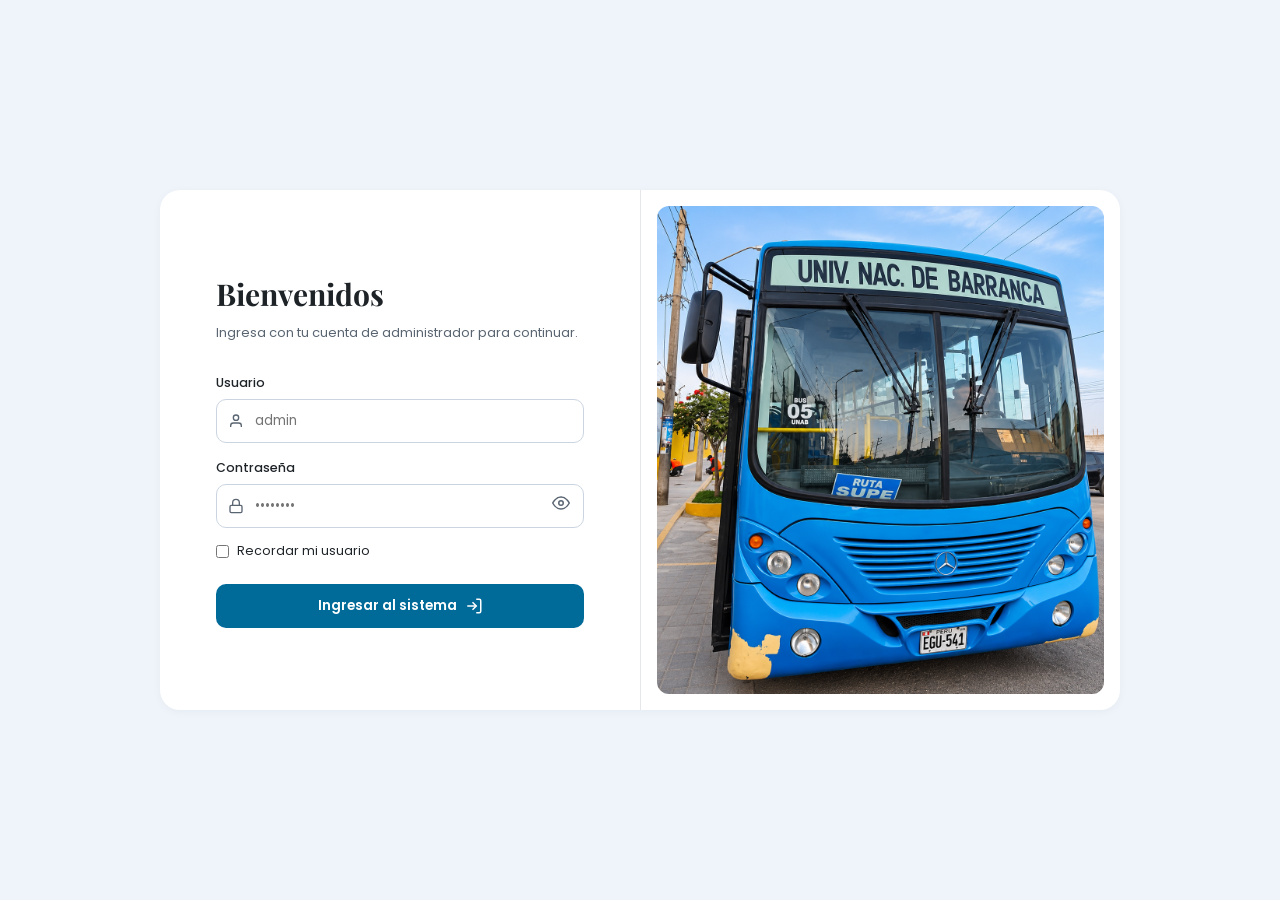
<file: index.html>
<!DOCTYPE html>
<html lang="es">
<head>
  <meta charset="UTF-8" />
  <meta http-equiv="refresh" content="0; url=./frontend/index.html" />
  <title>Sistema de Gestión de Transporte — UNAB</title>
  <script>
    window.location.replace('./frontend/index.html');
  </script>
</head>
<body>
  <p>Redirigiendo al sistema... <a href="./frontend/index.html">Haz clic aquí si no redirige automáticamente</a>.</p>
</body>
</html>
</file>
<file: frontend/css/tokens.css>
/* ==========================================================================
   Design Tokens — Sistema de Gestión de Transporte UNAB
   Extraído fielmente del prototipo Figma (8pt grid, Poppins + Serif)
   ========================================================================== */
:root {
  /* Superficies */
  --bg-canvas: #EEF4FA;
  --bg-surface: #FFFFFF;
  --bg-surface-hover: #F8FAFC;
  --bg-table-head: #EAEEF2;
  --bg-overlay: rgba(15, 23, 42, 0.45);

  /* Marca UNAB Transporte */
  --brand-primary: #006B99;
  --brand-primary-hover: #00567B;
  --brand-primary-active: #004462;
  --brand-soft: #E6F3F9;
  --brand-border: #006B99;

  /* Texto */
  --text-primary: #1E2328;
  --text-secondary: #5A6572;
  --text-muted: #626F7C;
  --text-inverse: #FFFFFF;

  /* Acentos de estado y gráficos */
  --accent-orange: #E86C3A;
  --accent-green: #16A36D;
  --accent-amber: #E89B1B;
  --accent-gray: #94A3B8;

  --status-urgent-bg: #1E2328;
  --status-urgent-text: #FFFFFF;
  --status-info-border: #006B99;
  --status-info-text: #006B99;
  --status-ok-bg: #E2E8F0;
  --status-ok-text: #334155;
  --status-danger: #DC2626;
  --status-danger-bg: #FEF2F2;
  --status-success: #15803D;
  --status-success-bg: #DCFCE7;

  /* Bordes */
  --border-subtle: #E2E8F0;
  --border-input: #CBD5E1;
  --border-divider: #E5E7EB;

  /* Tipografía */
  --font-sans: 'Poppins', -apple-system, BlinkMacSystemFont, 'Segoe UI', sans-serif;
  --font-serif: 'Playfair Display', 'Times New Roman', Georgia, serif;

  /* Espaciado (8pt grid) */
  --space-1: 4px;
  --space-2: 8px;
  --space-3: 12px;
  --space-4: 16px;
  --space-5: 20px;
  --space-6: 24px;
  --space-8: 32px;
  --space-10: 40px;

  /* Radios */
  --radius-sm: 6px;
  --radius-md: 10px;
  --radius-lg: 16px;
  --radius-xl: 20px;
  --radius-full: 9999px;

  /* Sombras sutiles (surface layering) */
  --shadow-card: 0 2px 10px rgba(15, 23, 42, 0.04);
  --shadow-modal: 0 20px 45px rgba(15, 23, 42, 0.16);
  --shadow-focus: 0 0 0 3px rgba(0, 107, 153, 0.22);

  /* Layout */
  --sidebar-width: 248px;
  --topbar-height: 72px;

  /* Transiciones */
  --transition-fast: 150ms cubic-bezier(0.16, 1, 0.3, 1);
}

*,
*::before,
*::after {
  box-sizing: border-box;
  margin: 0;
  padding: 0;
}

html,
body {
  height: 100%;
  font-family: var(--font-sans);
  font-size: 14px;
  line-height: 1.5;
  color: var(--text-primary);
  background-color: var(--bg-canvas);
  -webkit-font-smoothing: antialiased;
}

button,
input,
select,
textarea {
  font-family: inherit;
  font-size: inherit;
  color: inherit;
}

a {
  color: var(--brand-primary);
  text-decoration: none;
}

.hidden {
  display: none !important;
}
</file>
<file: frontend/css/layout.css>
/* ==========================================================================
   Layout Principal — Sidebar + Topbar + Contenido
   ========================================================================== */
.app-shell {
  display: flex;
  min-height: 100vh;
  background-color: var(--bg-canvas);
}

/* Sidebar */
.sidebar {
  width: var(--sidebar-width);
  flex-shrink: 0;
  display: flex;
  flex-direction: column;
  padding: var(--space-6) var(--space-4);
  background-color: var(--bg-canvas);
  border-right: 1px solid rgba(203, 213, 225, 0.45);
  position: sticky;
  top: 0;
  height: 100vh;
  overflow-y: auto;
  z-index: 30;
}

.sidebar-brand {
  display: flex;
  align-items: center;
  gap: var(--space-3);
  padding: 0 var(--space-2) var(--space-6);
}

.sidebar-logo {
  width: 40px;
  height: 44px;
  object-fit: contain;
  flex-shrink: 0;
}

.sidebar-brand-title {
  font-size: 15px;
  font-weight: 600;
  color: var(--text-primary);
  line-height: 1.25;
}

.sidebar-brand-sub {
  font-size: 12px;
  color: var(--text-secondary);
}

.sidebar-nav {
  flex: 1;
  display: flex;
  flex-direction: column;
  gap: var(--space-1);
}

.nav-section-label {
  font-size: 11px;
  font-weight: 600;
  letter-spacing: 0.06em;
  color: var(--text-muted);
  text-transform: uppercase;
  padding: var(--space-4) var(--space-3) var(--space-1);
}

.nav-item {
  display: flex;
  align-items: center;
  gap: var(--space-3);
  width: 100%;
  padding: 10px 14px;
  border: none;
  border-radius: var(--radius-md);
  background: transparent;
  color: var(--text-primary);
  font-size: 13.5px;
  font-weight: 500;
  text-align: left;
  cursor: pointer;
  transition: background-color var(--transition-fast), color var(--transition-fast);
  position: relative;
}

.nav-item:hover {
  background-color: rgba(255, 255, 255, 0.7);
}

.nav-item:focus-visible {
  outline: none;
  box-shadow: var(--shadow-focus);
}

.nav-item.active {
  background-color: var(--bg-surface);
  color: var(--brand-primary);
  font-weight: 600;
  box-shadow: var(--shadow-card);
}

.nav-item.active::before {
  content: "";
  position: absolute;
  left: 0;
  top: 8px;
  bottom: 8px;
  width: 3px;
  border-radius: 0 3px 3px 0;
  background-color: var(--brand-primary);
}

.nav-item svg {
  width: 18px;
  height: 18px;
  flex-shrink: 0;
}

.sidebar-footer {
  margin-top: var(--space-4);
  padding-top: var(--space-4);
  border-top: 1px solid var(--border-divider);
  display: flex;
  flex-direction: column;
  gap: var(--space-3);
}

.user-chip {
  display: flex;
  align-items: center;
  gap: var(--space-3);
  padding: 0 var(--space-2);
}

.user-avatar {
  width: 36px;
  height: 36px;
  border-radius: var(--radius-full);
  background-color: var(--text-primary);
  color: var(--text-inverse);
  display: flex;
  align-items: center;
  justify-content: center;
  font-size: 12px;
  font-weight: 700;
  flex-shrink: 0;
}

.user-name {
  font-size: 12.5px;
  font-weight: 600;
  color: var(--text-primary);
  line-height: 1.25;
}

.user-handle {
  font-size: 11px;
  color: var(--text-muted);
}

.btn-logout {
  display: flex;
  align-items: center;
  gap: var(--space-3);
  padding: 8px 12px;
  border: none;
  border-radius: var(--radius-md);
  background: transparent;
  color: var(--text-primary);
  font-size: 13px;
  font-weight: 500;
  cursor: pointer;
  transition: background-color var(--transition-fast);
}

.btn-logout:hover {
  background-color: rgba(255, 255, 255, 0.7);
}

/* Main Workspace */
.main-area {
  flex: 1;
  min-width: 0;
  display: flex;
  flex-direction: column;
  padding: var(--space-6) var(--space-8) var(--space-8);
}

/* Topbar */
.topbar {
  display: flex;
  align-items: center;
  justify-content: space-between;
  gap: var(--space-4);
  margin-bottom: var(--space-6);
  flex-wrap: wrap;
}

.topbar-left {
  display: flex;
  align-items: center;
  gap: var(--space-3);
}

.mobile-menu-btn {
  display: none;
  align-items: center;
  justify-content: center;
  width: 40px;
  height: 40px;
  border-radius: var(--radius-md);
  border: 1px solid var(--border-subtle);
  background: var(--bg-surface);
  cursor: pointer;
}

.page-icon {
  width: 24px;
  height: 24px;
  color: var(--text-primary);
  flex-shrink: 0;
}

.page-title {
  font-family: var(--font-serif);
  font-size: 26px;
  font-weight: 700;
  color: var(--text-primary);
  line-height: 1.2;
}

.page-subtitle {
  font-size: 12px;
  color: var(--text-secondary);
  margin-top: 2px;
}

.topbar-right {
  display: flex;
  align-items: center;
  gap: var(--space-3);
  flex-wrap: wrap;
}

.global-search {
  position: relative;
  width: 260px;
}

.global-search svg {
  position: absolute;
  left: 12px;
  top: 50%;
  transform: translateY(-50%);
  width: 16px;
  height: 16px;
  color: var(--text-muted);
  pointer-events: none;
}

.global-search input {
  width: 100%;
  height: 40px;
  padding: 0 14px 0 36px;
  border-radius: var(--radius-md);
  border: 1px solid transparent;
  background-color: var(--bg-surface);
  box-shadow: var(--shadow-card);
  font-size: 13px;
  transition: border-color var(--transition-fast), box-shadow var(--transition-fast);
}

.global-search input:focus {
  outline: none;
  border-color: var(--brand-primary);
  box-shadow: var(--shadow-focus);
}

.icon-pill-btn {
  position: relative;
  width: 40px;
  height: 40px;
  border-radius: var(--radius-md);
  border: none;
  background-color: var(--bg-surface);
  box-shadow: var(--shadow-card);
  display: flex;
  align-items: center;
  justify-content: center;
  cursor: pointer;
  transition: background-color var(--transition-fast);
}

.icon-pill-btn:hover {
  background-color: var(--bg-surface-hover);
}

.notif-badge {
  position: absolute;
  top: 4px;
  right: 4px;
  min-width: 16px;
  height: 16px;
  padding: 0 4px;
  border-radius: var(--radius-full);
  background-color: var(--text-primary);
  color: var(--text-inverse);
  font-size: 10px;
  font-weight: 700;
  display: flex;
  align-items: center;
  justify-content: center;
}

.date-pill {
  height: 40px;
  padding: 0 14px;
  border-radius: var(--radius-md);
  background-color: var(--bg-surface);
  box-shadow: var(--shadow-card);
  display: flex;
  align-items: center;
  font-size: 13px;
  font-weight: 500;
  color: var(--text-primary);
}

.api-status-dot {
  width: 8px;
  height: 8px;
  border-radius: var(--radius-full);
  display: inline-block;
  margin-right: 6px;
}

.api-status-dot.online {
  background-color: var(--accent-green);
}

.api-status-dot.local {
  background-color: var(--accent-amber);
}

@media (max-width: 960px) {
  .sidebar {
    position: fixed;
    left: -260px;
    transition: left 200ms ease-out;
    box-shadow: var(--shadow-modal);
  }
  .sidebar.open {
    left: 0;
  }
  .mobile-menu-btn {
    display: flex;
  }
  .main-area {
    padding: var(--space-4);
  }
  .global-search {
    width: 100%;
  }
}
</file>
<file: frontend/css/components.css>
/* ==========================================================================
   Componentes Reutilizables — Tarjetas, Tablas, Botones, Inputs, Modales
   ========================================================================== */
.card {
  min-width: 0;
  background-color: var(--bg-surface);
  border-radius: var(--radius-lg);
  padding: var(--space-6);
  box-shadow: var(--shadow-card);
}

#view-container > .card + .card,
.card + .tabs-bar {
  margin-block-start: var(--space-5);
}

.card:has(> .data-table) {
  overflow-x: auto;
}

.card-header {
  display: flex;
  align-items: baseline;
  justify-content: space-between;
  gap: var(--space-4);
  margin-bottom: var(--space-4);
  flex-wrap: wrap;
}

.card-title {
  font-family: var(--font-serif);
  font-size: 20px;
  font-weight: 700;
  color: var(--text-primary);
}

.card-meta {
  font-size: 12.5px;
  color: var(--text-secondary);
}

/* Botones (7 estados) */
.btn {
  display: inline-flex;
  align-items: center;
  justify-content: center;
  gap: var(--space-2);
  height: 40px;
  padding: 0 18px;
  border-radius: var(--radius-md);
  border: 1px solid transparent;
  font-size: 13.5px;
  font-weight: 600;
  cursor: pointer;
  transition: background-color var(--transition-fast), border-color var(--transition-fast), transform var(--transition-fast);
  white-space: nowrap;
}

.btn:focus-visible {
  outline: none;
  box-shadow: var(--shadow-focus);
}

.btn:active:not(:disabled) {
  transform: translateY(1px);
}

.btn:disabled {
  opacity: 0.55;
  cursor: not-allowed;
}

.btn-primary {
  background-color: var(--brand-primary);
  color: var(--text-inverse);
}

.btn-primary:hover:not(:disabled) {
  background-color: var(--brand-primary-hover);
}

.btn-outline {
  background-color: var(--bg-surface);
  border-color: var(--brand-border);
  color: var(--brand-primary);
}

.btn-outline:hover:not(:disabled) {
  background-color: var(--brand-soft);
}

.btn-ghost {
  background-color: transparent;
  color: var(--text-secondary);
  border-color: var(--border-input);
}

.btn-ghost:hover:not(:disabled) {
  background-color: var(--bg-surface-hover);
  color: var(--text-primary);
}

.btn-danger {
  background-color: var(--status-danger);
  color: var(--text-inverse);
}

.btn-danger:hover:not(:disabled) {
  background-color: #B91C1C;
}

.btn-sm {
  height: 32px;
  padding: 0 12px;
  font-size: 12.5px;
}

.btn-link {
  background: none;
  border: none;
  padding: 4px 6px;
  color: var(--brand-primary);
  font-size: 13px;
  font-weight: 600;
  cursor: pointer;
  text-decoration: underline;
  text-underline-offset: 3px;
}

.btn-link:hover {
  color: var(--brand-primary-hover);
}

/* Badges y Placas */
.plate-badge {
  display: inline-flex;
  align-items: center;
  justify-content: center;
  padding: 3px 10px;
  border: 1.5px solid var(--brand-border);
  border-radius: var(--radius-sm);
  color: var(--brand-primary);
  font-weight: 700;
  font-size: 12.5px;
  letter-spacing: 0.02em;
  background-color: var(--bg-surface);
  white-space: nowrap;
}

.pill {
  display: inline-flex;
  align-items: center;
  justify-content: center;
  padding: 3px 12px;
  border-radius: var(--radius-full);
  font-size: 11.5px;
  font-weight: 600;
  white-space: nowrap;
}

.pill-urgent {
  background-color: var(--status-urgent-bg);
  color: var(--status-urgent-text);
}

.pill-info {
  border: 1.5px solid var(--status-info-border);
  color: var(--status-info-text);
  background-color: var(--bg-surface);
}

.pill-ok {
  background-color: var(--status-ok-bg);
  color: var(--status-ok-text);
}

.pill-success {
  background-color: var(--status-success-bg);
  color: var(--status-success);
}

.pill-danger {
  background-color: var(--status-danger-bg);
  color: var(--status-danger);
}

/* Formularios e Inputs */
.filters-bar {
  display: flex;
  align-items: flex-end;
  gap: var(--space-4);
  margin-bottom: var(--space-5);
  flex-wrap: wrap;
}

.field-group {
  display: flex;
  flex-direction: column;
  gap: 6px;
}

.field-label {
  font-size: 12.5px;
  font-weight: 500;
  color: var(--text-primary);
}

.input,
.select,
.textarea {
  height: 40px;
  padding: 0 12px;
  border: 1px solid var(--border-input);
  border-radius: var(--radius-md);
  background-color: var(--bg-surface);
  font-size: 13.5px;
  color: var(--text-primary);
  transition: border-color var(--transition-fast), box-shadow var(--transition-fast);
}

.textarea {
  height: auto;
  min-height: 84px;
  padding: 10px 12px;
  resize: vertical;
}

.input:focus,
.select:focus,
.textarea:focus {
  outline: none;
  border-color: var(--brand-primary);
  box-shadow: var(--shadow-focus);
}

[aria-invalid="true"]:is(.input, .select, .textarea),
.input.is-error,
.select.is-error {
  border-color: var(--status-danger);
  background-color: var(--status-danger-bg);
}

.field-error {
  font-size: 11.5px;
  color: var(--status-danger);
  font-weight: 500;
}

.form-grid-2 {
  display: grid;
  grid-template-columns: repeat(2, minmax(0, 1fr));
  gap: var(--space-4);
}

@media (max-width: 640px) {
  .form-grid-2 {
    grid-template-columns: 1fr;
  }
}

/* Tablas */
.table-wrap {
  width: 100%;
  overflow-x: auto;
}

.data-table {
  width: 100%;
  border-collapse: collapse;
  font-size: 13.5px;
}

.data-table thead tr {
  background-color: var(--bg-table-head);
}

.data-table th {
  padding: 10px 14px;
  text-align: left;
  font-size: 11px;
  font-weight: 600;
  letter-spacing: 0.04em;
  text-transform: uppercase;
  color: var(--text-secondary);
  white-space: nowrap;
}

.data-table th:first-child {
  border-radius: var(--radius-md) 0 0 var(--radius-md);
}

.data-table th:last-child {
  border-radius: 0 var(--radius-md) var(--radius-md) 0;
}

.data-table td {
  padding: 13px 14px;
  border-bottom: 1px solid var(--border-divider);
  color: var(--text-primary);
  vertical-align: middle;
}

.data-table tbody tr:hover {
  background-color: var(--bg-surface-hover);
}

.num-right {
  text-align: right;
  font-variant-numeric: tabular-nums;
}

.table-footer {
  margin-top: var(--space-4);
  font-size: 12.5px;
  color: var(--text-secondary);
  display: flex;
  align-items: center;
  justify-content: space-between;
}

/* Tabs */
.tabs-bar {
  display: inline-flex;
  max-width: 100%;
  flex-wrap: wrap;
  gap: var(--space-2);
  background-color: var(--bg-surface);
  padding: 4px;
  border-radius: var(--radius-md);
  box-shadow: var(--shadow-card);
  margin-bottom: var(--space-5);
}

.tab-btn {
  padding: 8px 16px;
  border: none;
  border-radius: var(--radius-sm);
  background: transparent;
  font-size: 13px;
  font-weight: 600;
  color: var(--text-secondary);
  cursor: pointer;
  transition: background-color var(--transition-fast), color var(--transition-fast);
}

.tab-btn.active {
  background-color: var(--brand-primary);
  color: var(--text-inverse);
}

/* Modal */
.modal-backdrop {
  position: fixed;
  inset: 0;
  background-color: var(--bg-overlay);
  display: flex;
  align-items: center;
  justify-content: center;
  padding: var(--space-4);
  z-index: 100;
}

.modal-card {
  width: 100%;
  max-width: 560px;
  max-height: 90vh;
  overflow-y: auto;
  background-color: var(--bg-surface);
  border-radius: var(--radius-xl);
  padding: var(--space-6);
  box-shadow: var(--shadow-modal);
}

.modal-header {
  display: flex;
  align-items: center;
  justify-content: space-between;
  margin-bottom: var(--space-5);
}

.modal-title {
  font-family: var(--font-serif);
  font-size: 22px;
  font-weight: 700;
}

.modal-close {
  width: 34px;
  height: 34px;
  border-radius: var(--radius-full);
  border: none;
  background: var(--bg-table-head);
  cursor: pointer;
  display: flex;
  align-items: center;
  justify-content: center;
  font-weight: 700;
}

.modal-actions {
  display: flex;
  justify-content: flex-end;
  gap: var(--space-3);
  margin-top: var(--space-6);
}

/* Toast */
.toast-container {
  position: fixed;
  bottom: 24px;
  right: 24px;
  display: flex;
  flex-direction: column;
  gap: var(--space-2);
  z-index: 200;
}

.toast {
  padding: 12px 18px;
  border-radius: var(--radius-md);
  background-color: var(--text-primary);
  color: var(--text-inverse);
  font-size: 13px;
  font-weight: 500;
  box-shadow: var(--shadow-modal);
}

.toast.warning { background: #815100; color: white; }

.toast.success {
  background-color: #0F5132;
}

.toast.error {
  background-color: #991B1B;
}

/* Resultados que se actualizan durante el registro. */
.registro-panel {
  grid-column: 1 / -1;
  min-width: 0;
  padding: var(--space-4);
  border: 1px solid var(--border-divider);
  border-radius: var(--radius-md);
}
.registro-panel legend, .registro-panel h3 {
  font-size: 15px;
  font-weight: 600;
}
.registro-panel label {
  display: flex;
  align-items: center;
  gap: var(--space-2);
  padding-block: 6px;
}
.registro-panel output {
  font-weight: 600;
  font-variant-numeric: tabular-nums;
}
.registro-panel p { margin-top: var(--space-2); }
.btn:disabled { opacity: .6; cursor: not-allowed; }

.turno-recorrido {
  align-self: end;
  padding: 10px 12px;
  border-radius: var(--radius-md);
  background: var(--brand-soft);
}
.turno-recorrido output { font-weight: 600; }
.field-error[id$="-error"]:not(p)::before { content: "⚠ "; }
</file>
<file: frontend/css/pages.css>
/* ==========================================================================
   Vistas Específicas — Login, Dashboard, Rutas, Conciliación, Estimador
   ========================================================================== */

/* 01 Login */
.login-page {
  min-height: 100vh;
  display: flex;
  align-items: center;
  justify-content: center;
  padding: var(--space-6);
  background-color: var(--bg-canvas);
}

.login-card {
  width: 100%;
  max-width: 960px;
  min-height: 520px;
  background-color: var(--bg-surface);
  border-radius: var(--radius-xl);
  box-shadow: var(--shadow-card);
  display: grid;
  grid-template-columns: 1fr 1fr;
  overflow: hidden;
}

.login-form-side {
  padding: 48px 56px;
  display: flex;
  flex-direction: column;
  justify-content: center;
}

.login-title {
  font-family: var(--font-serif);
  font-size: 30px;
  font-weight: 700;
  margin-bottom: 6px;
}

.login-subtitle {
  font-size: 13px;
  color: var(--text-secondary);
  margin-bottom: var(--space-8);
}

.login-input-wrap {
  position: relative;
}

.login-input-wrap .input {
  width: 100%;
  padding-left: 38px;
  padding-right: 38px;
  height: 44px;
}

.login-input-icon {
  position: absolute;
  left: 12px;
  top: 50%;
  transform: translateY(-50%);
  width: 16px;
  height: 16px;
  color: var(--text-secondary);
  pointer-events: none;
}

.login-eye-btn {
  position: absolute;
  right: 10px;
  top: 50%;
  transform: translateY(-50%);
  border: none;
  background: transparent;
  cursor: pointer;
  color: var(--text-secondary);
  padding: 4px;
}

.login-brand-side {
  border-left: 1px solid var(--border-divider);
  padding: 16px;
  display: flex;
}

.login-brand-photo {
  width: 100%;
  height: 100%;
  min-height: 240px;
  object-fit: cover;
  object-position: center;
  border-radius: 12px;
  display: block;
}

@media (max-width: 780px) {
  .login-card {
    grid-template-columns: 1fr;
  }
  .login-brand-side {
    border-left: none;
    border-top: 1px solid var(--border-divider);
  }
  .login-brand-photo {
    max-height: 260px;
  }
  .login-form-side {
    padding: 32px 24px;
  }
}

/* Áreas solicitantes en los formularios de viaje y combustible */
.campo-area { position: relative; min-width: 0; }
.campo-area > button {
  text-align: left;
  overflow: hidden;
  text-overflow: ellipsis;
  white-space: nowrap;
  padding-right: var(--space-8);
  cursor: pointer;
}
.campo-area > button::after {
  content: '⌄';
  position: absolute;
  right: var(--space-3);
}

.area-menu {
  position: absolute;
  top: 100%;
  inset-inline: 0;
  z-index: 2;
  max-height: 250px;
  overflow-y: auto;
  padding: var(--space-1);
  background: var(--bg-surface);
  border: 1px solid var(--border-input);
  border-radius: var(--radius-md);
  box-shadow: var(--shadow-modal);
}
.area-menu button {
  display: block;
  width: 100%;
  padding: var(--space-3);
  text-align: left;
  overflow-wrap: anywhere;
  border: 0;
  border-radius: var(--radius-sm);
  background: transparent;
  cursor: pointer;
}
.area-menu button:is(:hover, :focus-visible, [aria-pressed="true"]) {
  color: var(--brand-primary);
  background: var(--brand-soft);
}
.area-comandos {
  border-top: 1px solid var(--border-divider);
  margin-top: var(--space-1);
  padding-top: var(--space-1);
  color: var(--brand-primary);
  font-weight: 500;
}
.area-alta {
  grid-column: 1 / -1;
  padding: var(--space-4);
  background: var(--bg-surface-hover);
  border: 1px solid var(--border-subtle);
  border-radius: var(--radius-md);
}
.area-alta .input {
  display: block;
  width: 100%;
  margin: var(--space-1) 0 var(--space-2);
}
.area-botones, .area-linea {
  display: flex;
  align-items: flex-end;
  flex-wrap: wrap;
  gap: var(--space-2);
}
.modal-card:has(.campo-area) { max-width: 920px; }
.modal-card:has(.areas-lista) { max-width: 820px; }
.areas-lista { margin-top: var(--space-4); }
.area-fila {
  padding-block: var(--space-5);
  border-bottom: 1px solid var(--border-divider);
}
.area-linea > :first-child {
  flex: 1 1 180px;
  align-self: center;
  min-width: 0;
  overflow-wrap: anywhere;
}
.area-error:not(:empty) {
  margin-top: var(--space-3);
  padding: var(--space-3);
  border-radius: var(--radius-sm);
  color: var(--status-danger);
  background: var(--status-danger-bg);
}
.campo-area .field-error:empty, .area-alta .field-error:empty { display: none; }

@media (max-width: 600px) {
  .area-linea > :first-child { flex-basis: 100%; }
}

/* Solicitudes de viaje */
.estimacion-acciones {
  grid-column: 1 / -1;
  display: flex;
  justify-content: flex-end;
  flex-wrap: wrap;
  gap: var(--space-2);
}

.modal-card:has(.comparacion-buses) { max-width: 1000px; }
.comparacion-buses > * + * { margin-top: var(--space-4); }
.comparacion-buses small {
  display: block;
  color: var(--text-secondary);
}
.comparacion-buses ul { padding-left: var(--space-4); }
.comparacion-buses td > :is(ul, .btn, .pill-success) { margin-top: var(--space-2); }
.comparacion-buses td > .btn { display: block; }
.comparacion-buses .bus-no-disponible td {
  color: var(--text-secondary);
  background: var(--bg-surface-hover);
}

@media (max-width: 640px) {
  .comparacion-buses thead { position: absolute; clip-path: inset(50%); }
  .comparacion-buses tr { display: block; border-bottom: 1px solid var(--border-divider); }
  .comparacion-buses .data-table td {
    display: block;
    padding: var(--space-1) var(--space-3);
    border: 0;
  }
  .comparacion-buses td:first-child { padding-top: var(--space-3); }
  .comparacion-buses td:last-child { padding-bottom: var(--space-3); }
  .comparacion-buses td[data-label]::before {
    content: attr(data-label) ' · ';
    color: var(--text-secondary);
  }
}

.solicitud-acciones {
  display: grid;
  grid-template-columns: repeat(2, max-content);
  gap: var(--space-2) var(--space-3);
}

.solicitud-resumen {
  display: grid;
  grid-template-columns: repeat(auto-fit, minmax(145px, 1fr));
  gap: var(--space-3);
  margin-bottom: var(--space-5);
  padding: var(--space-4);
  background: var(--bg-table-head);
  border-radius: var(--radius-md);
  overflow-wrap: anywhere;
}

.solicitud-resumen dt {
  color: var(--text-secondary);
  font-size: 12px;
}

.solicitud-resumen dd {
  margin: 0;
}

/* 02 Dashboard */
.dash-top-grid {
  display: grid;
  grid-template-columns: 1.05fr 1fr;
  gap: var(--space-5);
  margin-bottom: var(--space-5);
}

.alert-list,
.control-list {
  display: flex;
  flex-direction: column;
}

.alert-row {
  display: flex;
  align-items: flex-start;
  gap: var(--space-3);
  padding: 10px 0;
  border-bottom: 1px solid var(--border-divider);
}

.alert-row:last-child,
.control-row:last-child {
  border-bottom: none;
}

.alert-row-title {
  font-size: 13.5px;
  font-weight: 600;
  color: var(--text-primary);
}

.alert-row-desc {
  font-size: 12px;
  color: var(--text-secondary);
}

.control-row {
  display: grid;
  grid-template-columns: 165px 1fr auto;
  align-items: center;
  gap: var(--space-3);
  padding: 11px 0;
  border-bottom: 1px solid var(--border-divider);
  font-size: 13px;
}

.control-label {
  font-weight: 600;
}

.control-desc {
  color: var(--text-secondary);
  font-size: 12.5px;
}

.kpi-grid-4 {
  display: grid;
  grid-template-columns: repeat(4, minmax(0, 1fr));
  gap: var(--space-5);
  margin-bottom: var(--space-5);
}

.kpi-card {
  background-color: var(--bg-surface);
  border-radius: var(--radius-lg);
  padding: var(--space-5);
  box-shadow: var(--shadow-card);
  display: flex;
  flex-direction: column;
  justify-content: space-between;
  gap: var(--space-3);
}

.kpi-head {
  display: flex;
  align-items: center;
  justify-content: space-between;
  gap: var(--space-2);
}

.kpi-label {
  font-size: 13px;
  color: var(--text-secondary);
}

.kpi-icon-box {
  width: 34px;
  height: 34px;
  border-radius: var(--radius-md);
  background-color: var(--bg-table-head);
  display: flex;
  align-items: center;
  justify-content: center;
  color: var(--text-primary);
}

.kpi-value {
  font-size: 28px;
  font-weight: 700;
  line-height: 1.15;
}

.kpi-unit {
  font-size: 16px;
  font-weight: 700;
  color: var(--brand-primary);
  margin-left: 4px;
}

.dash-bottom-grid {
  display: grid;
  grid-template-columns: 1.05fr 1fr 1.05fr;
  gap: var(--space-5);
}

/* Donut chart */
.donut-layout {
  display: flex;
  align-items: center;
  gap: var(--space-5);
  margin-top: var(--space-2);
}

.donut-svg-wrap {
  position: relative;
  width: 152px;
  height: 152px;
  flex-shrink: 0;
}

.donut-center {
  position: absolute;
  inset: 0;
  display: flex;
  flex-direction: column;
  align-items: center;
  justify-content: center;
  text-align: center;
}

.donut-center strong {
  font-size: 20px;
  font-weight: 700;
}

.donut-center span {
  font-size: 12px;
  color: var(--text-secondary);
}

.donut-legend {
  display: flex;
  flex-direction: column;
  gap: 8px;
  flex: 1;
}

.legend-item {
  display: flex;
  align-items: flex-start;
  gap: 8px;
  font-size: 12.5px;
}

.legend-swatch {
  width: 10px;
  height: 10px;
  border-radius: 3px;
  margin-top: 4px;
  flex-shrink: 0;
}

/* Rendimiento divergente */
.diverging-list {
  display: flex;
  flex-direction: column;
  gap: 14px;
  margin-top: var(--space-3);
}

.diverging-row {
  display: grid;
  grid-template-columns: 82px 1fr 78px;
  align-items: center;
  gap: var(--space-3);
}

.diverging-track {
  position: relative;
  height: 16px;
  display: flex;
  align-items: center;
}

.diverging-center-line {
  position: absolute;
  left: 50%;
  top: -4px;
  bottom: -4px;
  width: 1px;
  background-color: var(--border-input);
}

.diverging-bar {
  position: absolute;
  height: 14px;
  background-color: var(--brand-primary);
  border-radius: 4px;
}

/* Progreso de mantenimiento */
.maint-progress-list {
  display: flex;
  flex-direction: column;
  gap: 14px;
  margin-top: var(--space-3);
}

.maint-progress-head {
  display: flex;
  align-items: center;
  justify-content: space-between;
  gap: var(--space-2);
  margin-bottom: 6px;
  font-size: 12.5px;
}

.progress-track {
  height: 8px;
  border-radius: var(--radius-full);
  background-color: var(--bg-table-head);
  overflow: hidden;
}

.progress-fill {
  height: 100%;
  border-radius: var(--radius-full);
  background-color: var(--brand-primary);
}

.progress-fill.overdue {
  background-color: var(--text-primary);
}

/* Rutas split */
.split-2-col {
  display: grid;
  grid-template-columns: 1.35fr 1fr;
  gap: var(--space-5);
  align-items: start;
}

@media (max-width: 1180px) {
  .dash-top-grid,
  .dash-bottom-grid,
  .split-2-col {
    grid-template-columns: 1fr;
  }
  .kpi-grid-4 {
    grid-template-columns: repeat(2, minmax(0, 1fr));
  }
}

@media (max-width: 600px) {
  .kpi-grid-4 {
    grid-template-columns: 1fr;
  }
  .control-row {
    grid-template-columns: 1fr;
    gap: 4px;
  }
}

.tarjetas-flota, .resumen-totales {
  display: grid;
  grid-template-columns: repeat(auto-fit, minmax(min(100%, 260px), 1fr));
  gap: var(--space-4);
}
.resumen-totales { margin-block: var(--space-4); }
.unidad-card { display: grid; align-content: start; gap: var(--space-3); }
.unidad-card .card-header { flex-wrap: wrap; margin-bottom: 0; }
:has(> #back-unidades) { flex-wrap: wrap; }
.acciones-unidad, .etiquetas-documentos { display: flex; flex-wrap: wrap; gap: var(--space-3); }
.etiquetas-documentos { margin-top: var(--space-2); }
</file>
